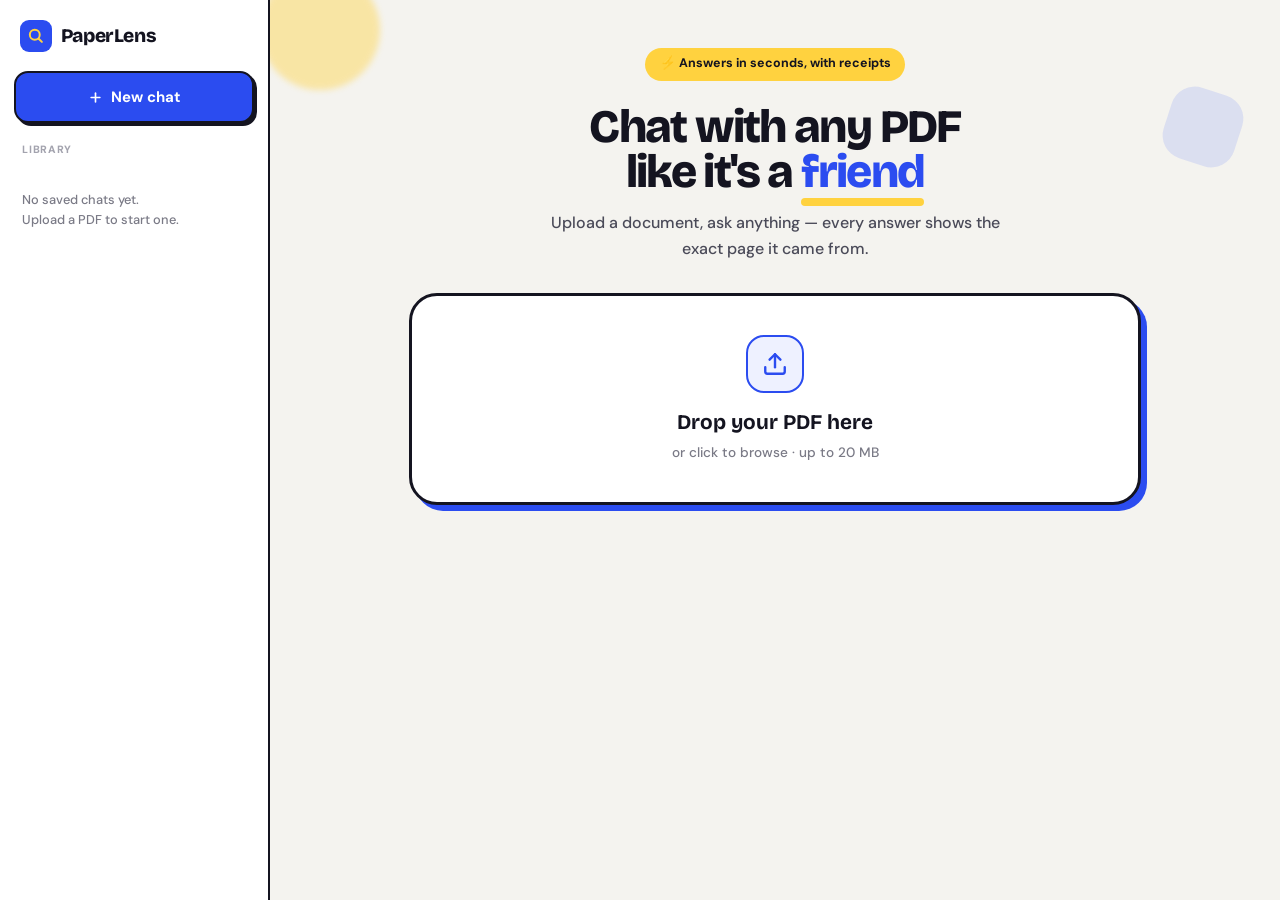
<file: static/index.html>
<!DOCTYPE html>
<html lang="en">
<head>
  <meta charset="UTF-8">
  <meta name="viewport" content="width=device-width, initial-scale=1.0">
  <title>PaperLens — chat with any PDF</title>
  <link rel="preconnect" href="https://fonts.googleapis.com">
  <link rel="preconnect" href="https://fonts.gstatic.com" crossorigin>
  <link href="https://fonts.googleapis.com/css2?family=Bricolage+Grotesque:opsz,wght@12..96,500;12..96,600;12..96,700;12..96,800&family=DM+Sans:wght@400;500;600;700&display=swap" rel="stylesheet">
  <link rel="stylesheet" href="style.css?v=2">
</head>
<body>
  <button id="sidebar-toggle" aria-label="Toggle chat list" aria-expanded="false">
    <svg viewBox="0 0 24 24" fill="none" stroke="currentColor" stroke-width="2.4"
         stroke-linecap="round" aria-hidden="true">
      <line x1="4" y1="7" x2="20" y2="7"/>
      <line x1="4" y1="12" x2="20" y2="12"/>
      <line x1="4" y1="17" x2="20" y2="17"/>
    </svg>
  </button>

  <div class="shell">
    <aside id="sidebar">
      <div class="brand">
        <span class="brand-mark" aria-hidden="true">
          <svg viewBox="0 0 24 24" fill="none" stroke="#ffd23f" stroke-width="2.8"
               stroke-linecap="round" stroke-linejoin="round">
            <circle cx="11" cy="11" r="7"/><line x1="21" y1="21" x2="16.5" y2="16.5"/>
          </svg>
        </span>
        <span class="brand-name">PaperLens</span>
      </div>

      <button id="new-chat-btn">
        <svg viewBox="0 0 24 24" fill="none" stroke="currentColor" stroke-width="2.6"
             stroke-linecap="round" aria-hidden="true">
          <line x1="12" y1="5" x2="12" y2="19"/>
          <line x1="5" y1="12" x2="19" y2="12"/>
        </svg>
        New chat
      </button>

      <div id="library-search" hidden>
        <svg viewBox="0 0 24 24" fill="none" stroke="currentColor" stroke-width="2.2"
             stroke-linecap="round" aria-hidden="true">
          <circle cx="11" cy="11" r="7"/><line x1="21" y1="21" x2="16.5" y2="16.5"/>
        </svg>
        <input type="text" id="search-input" placeholder="Search library…" aria-label="Search library">
      </div>

      <p class="sidebar-heading">Library</p>
      <nav id="chat-list" aria-label="Saved chats"></nav>
      <p id="sidebar-empty" hidden>No saved chats yet.<br>Upload a PDF to start one.</p>
      <p id="search-empty" hidden>No chats match your search.</p>
    </aside>
    <div id="scrim" hidden></div>

  <div id="drag-overlay" hidden aria-hidden="true">
    <div class="drag-card">
      <svg viewBox="0 0 24 24" fill="none" stroke="currentColor" stroke-width="2.2"
           stroke-linecap="round" stroke-linejoin="round">
        <path d="M21 15v4a2 2 0 0 1-2 2H5a2 2 0 0 1-2-2v-4"/>
        <polyline points="17 8 12 3 7 8"/>
        <line x1="12" y1="3" x2="12" y2="15"/>
      </svg>
      <strong>Drop it anywhere</strong>
      <span>Release to start a new chat</span>
    </div>
  </div>

    <main>
      <span class="blob blob-1" aria-hidden="true"></span>
      <span class="blob blob-2" aria-hidden="true"></span>
      <div class="app">
        <header>
          <span class="eyebrow">⚡ Answers in seconds, with receipts</span>
          <h1 class="headline">Chat with any PDF<br>like it's a <span class="hl">friend</span></h1>
          <p class="tagline">Upload a document, ask anything — every answer shows the exact page it came from.</p>
        </header>

        <section id="upload-panel">
          <label id="drop-zone" for="pdf-input">
            <span class="drop-badge" aria-hidden="true">
              <svg class="icon icon-upload" viewBox="0 0 24 24" fill="none" stroke="currentColor"
                   stroke-width="2.2" stroke-linecap="round" stroke-linejoin="round">
                <path d="M21 15v4a2 2 0 0 1-2 2H5a2 2 0 0 1-2-2v-4"/>
                <polyline points="17 8 12 3 7 8"/>
                <line x1="12" y1="3" x2="12" y2="15"/>
              </svg>
              <svg class="icon icon-file" viewBox="0 0 24 24" fill="none" stroke="currentColor"
                   stroke-width="2" stroke-linecap="round" stroke-linejoin="round">
                <path d="M14 2H6a2 2 0 0 0-2 2v16a2 2 0 0 0 2 2h12a2 2 0 0 0 2-2V8z"/>
                <polyline points="14 2 14 8 20 8"/>
              </svg>
            </span>
            <span class="drop-text">
              <strong id="upload-label">Drop your PDF here</strong>
              <span id="upload-status">or click to browse · up to 20 MB</span>
            </span>
          </label>
          <input type="file" id="pdf-input" accept="application/pdf,.pdf" hidden>
        </section>

        <section id="chat-panel" hidden>
          <div id="starter" hidden>
            <p class="starter-heading">Try asking…</p>
            <div class="starter-chips">
              <button type="button" class="starter-chip">Summarize this in three points</button>
              <button type="button" class="starter-chip">What are the key findings?</button>
              <button type="button" class="starter-chip">Explain it like I'm five</button>
              <button type="button" class="starter-chip">What should I be cautious about?</button>
            </div>
          </div>
          <div id="messages" aria-live="polite"></div>
          <form id="ask-form" autocomplete="off">
            <input type="text" id="question" placeholder="Ask a question about the document…"
                   maxlength="1000" required>
            <button type="submit" id="ask-btn" aria-label="Ask">
              <svg class="btn-arrow" viewBox="0 0 24 24" fill="none" stroke="currentColor"
                   stroke-width="2.4" stroke-linecap="round" stroke-linejoin="round" aria-hidden="true">
                <line x1="5" y1="12" x2="19" y2="12"/>
                <polyline points="12 5 19 12 12 19"/>
              </svg>
              <span class="spinner" aria-hidden="true"></span>
            </button>
          </form>
        </section>
      </div>
    </main>
  </div>
  <!-- Vendored (not CDN) so answers still render if the network/CDN is down. -->
  <script src="vendor/marked.min.js?v=1"></script>
  <script src="app.js?v=2"></script>
</body>
</html>
</file>
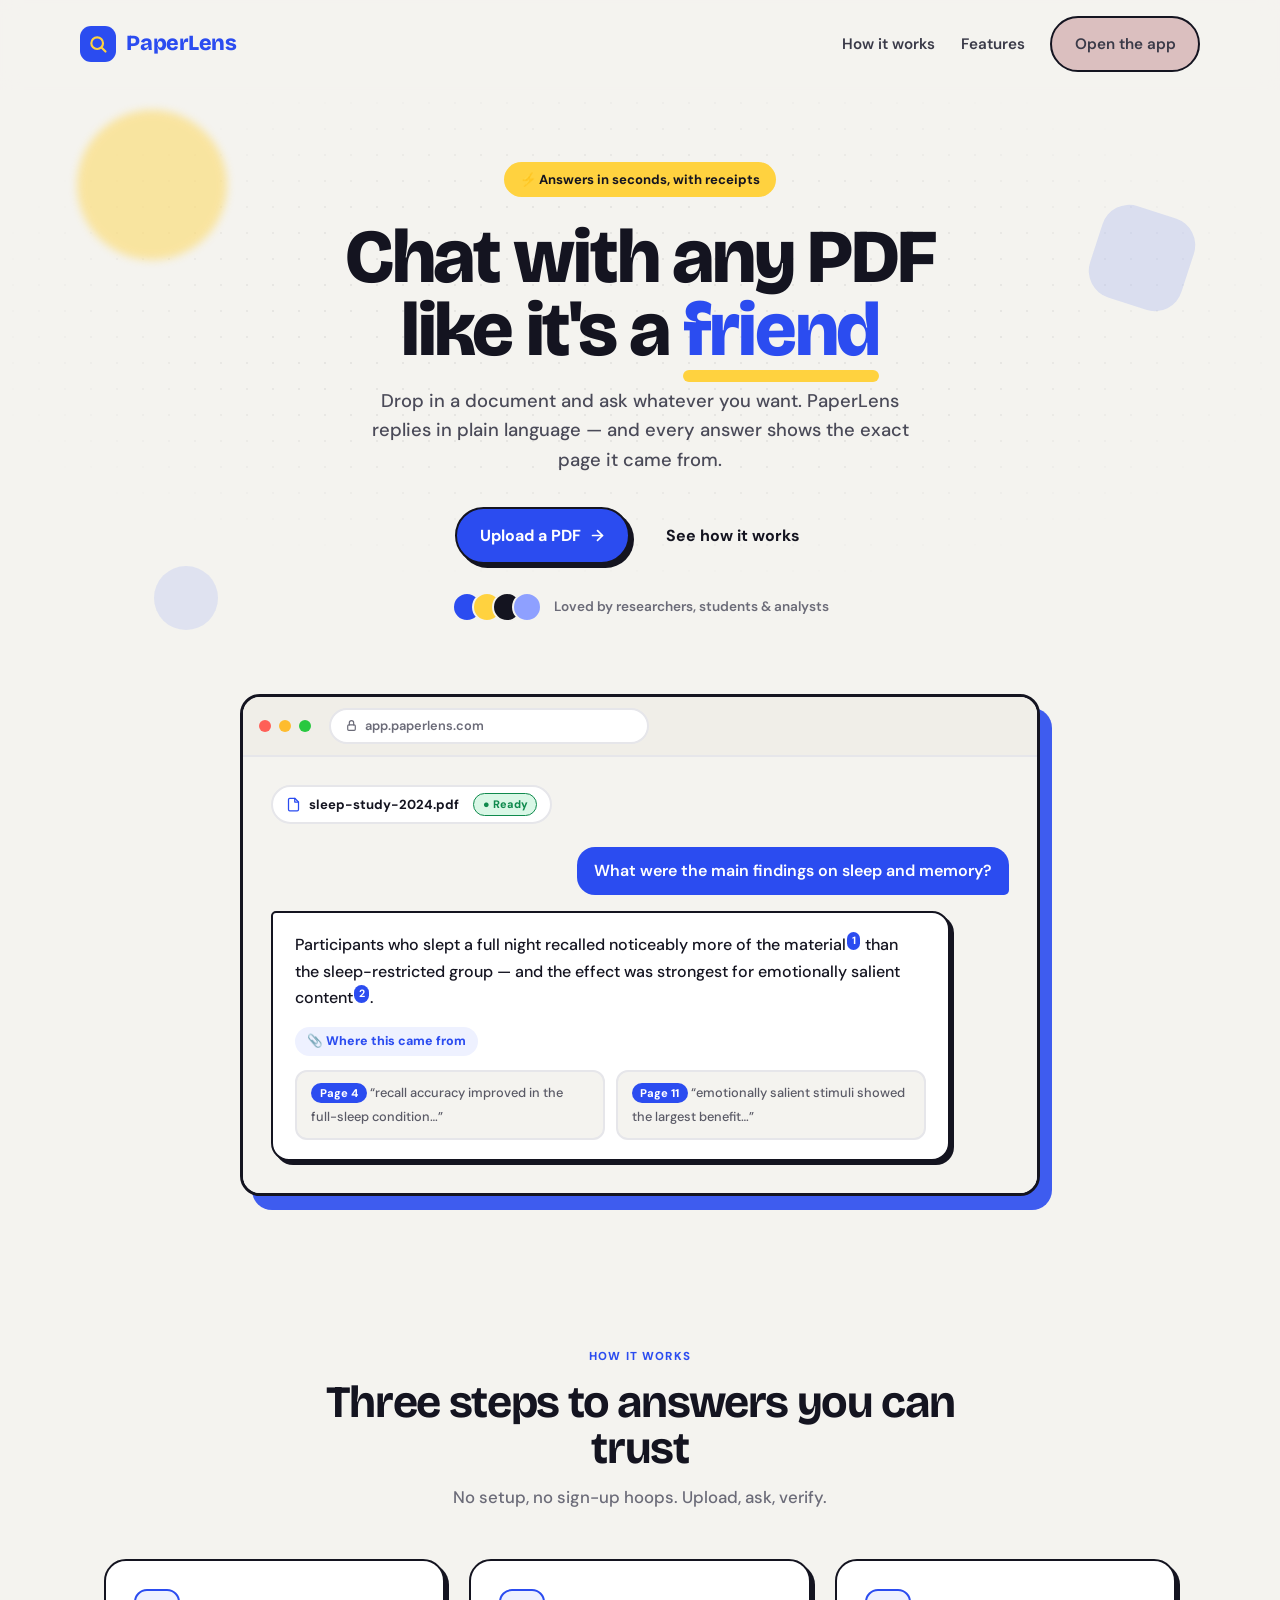
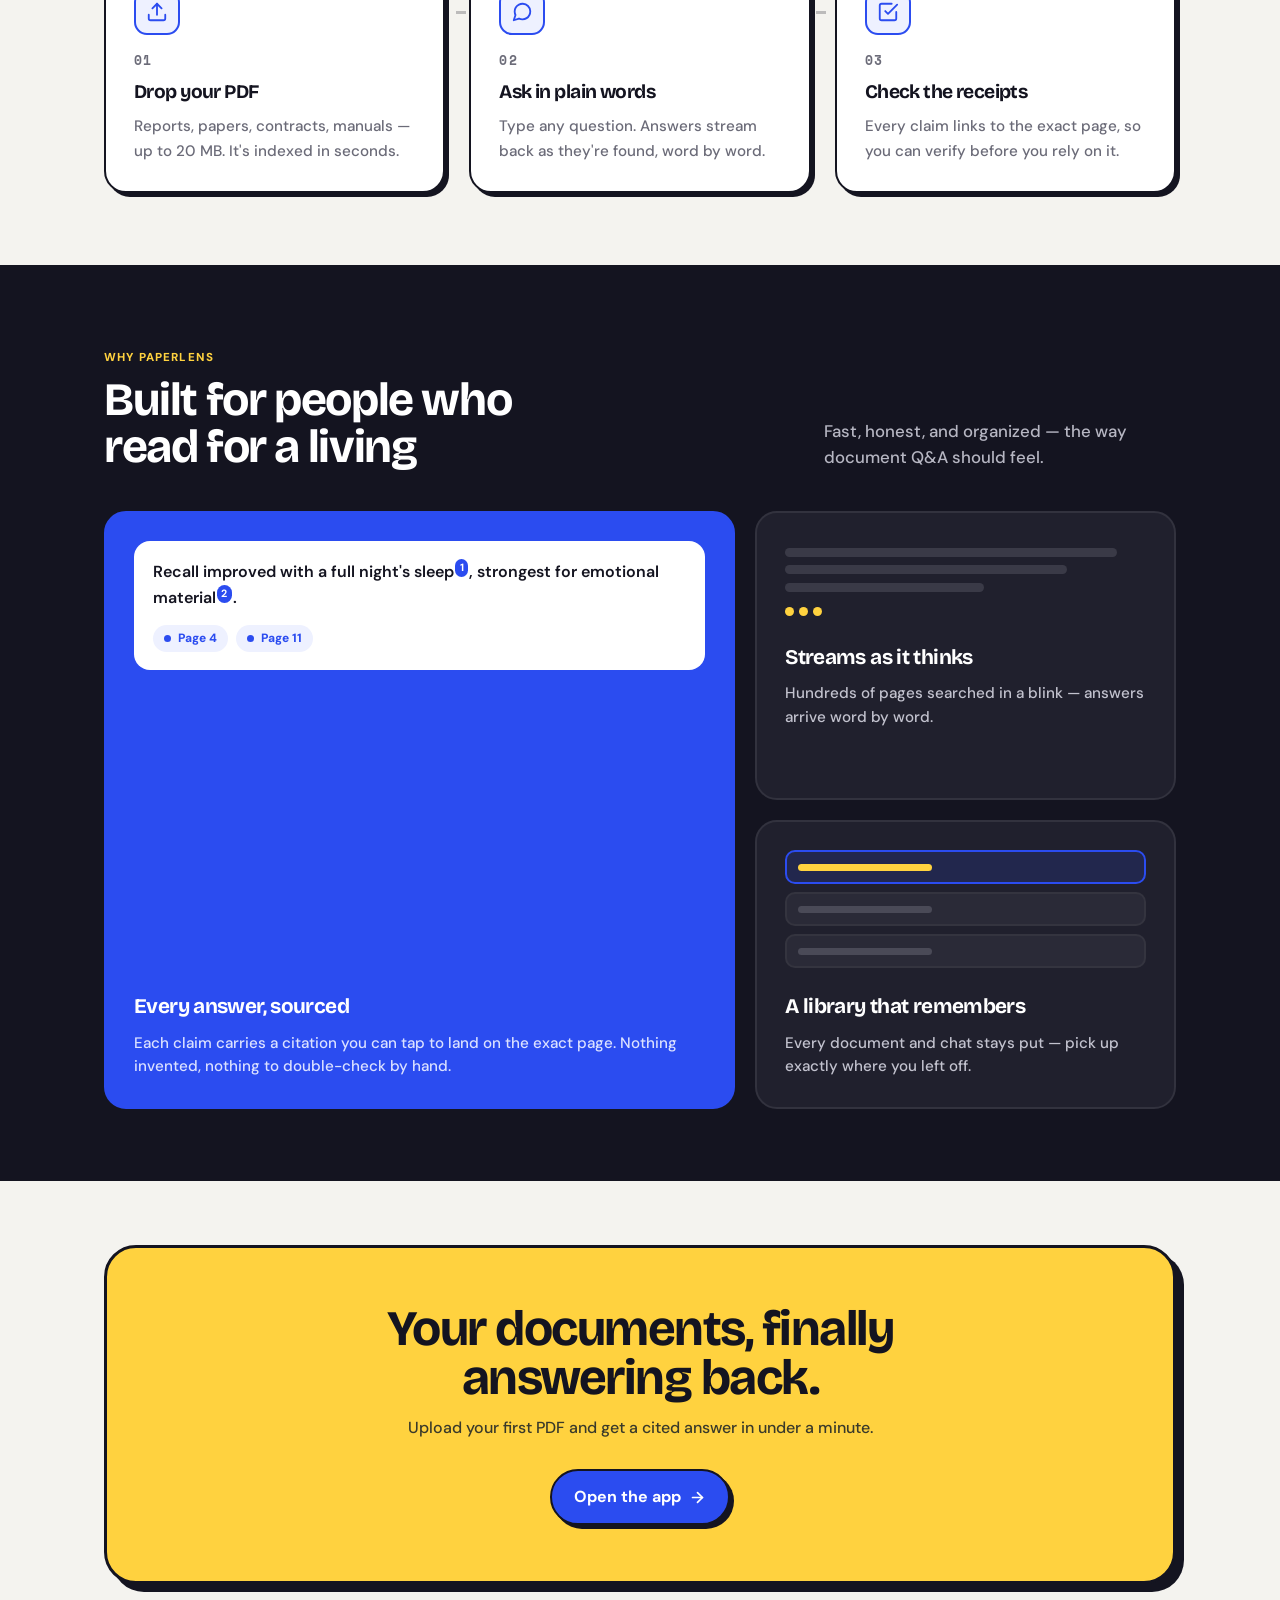
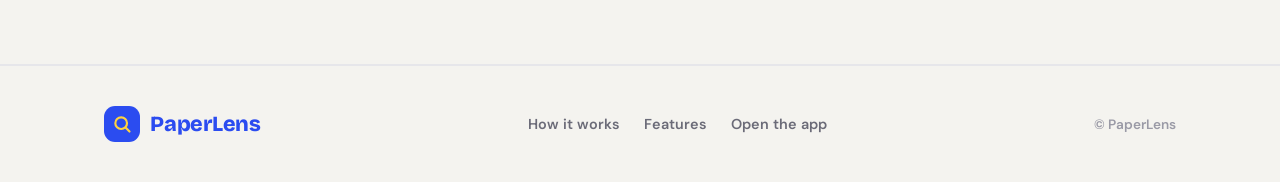
<file: static/landing.html>
<!DOCTYPE html>
<html lang="en">
<head>
  <meta charset="UTF-8">
  <meta name="viewport" content="width=device-width, initial-scale=1.0">
  <title>PaperLens — chat with any PDF like it's a friend</title>
  <meta name="description" content="Upload any PDF and ask it anything. PaperLens answers in plain language and shows the exact page every answer came from.">
  <link rel="preconnect" href="https://fonts.googleapis.com">
  <link rel="preconnect" href="https://fonts.gstatic.com" crossorigin>
  <link href="https://fonts.googleapis.com/css2?family=Bricolage+Grotesque:opsz,wght@12..96,500;12..96,600;12..96,700;12..96,800&family=DM+Sans:wght@400;500;600;700&family=Space+Mono:wght@400;700&display=swap" rel="stylesheet">
  <link rel="stylesheet" href="landing.css?v=1">
</head>
<body>

  <nav class="top" id="topnav">
    <div class="wrap nav-inner">
      <a class="brand" href="landing.html" aria-label="PaperLens home">
        <span class="brand-mark" aria-hidden="true">
          <svg viewBox="0 0 24 24" fill="none" stroke="#ffd23f" stroke-width="2.6" stroke-linecap="round" stroke-linejoin="round">
            <circle cx="11" cy="11" r="7"/><line x1="21" y1="21" x2="16.5" y2="16.5"/>
          </svg>
        </span>
        <span class="brand-name">PaperLens</span>
      </a>
      <div class="nav-links">
        <a class="nav-hide" href="#how">How it works</a>
        <a class="nav-hide" href="#features">Features</a>
        <a class="btn btn-dark" href="/app">Open the app</a>
      </div>
    </div>
  </nav>

  <!-- ===================== HERO ===================== -->
  <header class="hero">
    <span class="blob blob-1" aria-hidden="true"></span>
    <span class="blob blob-2" aria-hidden="true"></span>
    <span class="blob blob-3" aria-hidden="true"></span>
    <div class="wrap hero-inner">
      <span class="eyebrow">⚡ Answers in seconds, with receipts</span>
      <h1>Chat with any PDF like it's a <span class="hl">friend</span></h1>
      <p class="sub">Drop in a document and ask whatever you want. PaperLens replies in plain language — and every answer shows the exact page it came from.</p>
      <div class="hero-cta">
        <a class="btn btn-primary" href="/app">
          Upload a PDF
          <svg viewBox="0 0 24 24" fill="none" stroke="currentColor" stroke-width="2.4" stroke-linecap="round" stroke-linejoin="round" aria-hidden="true">
            <line x1="5" y1="12" x2="19" y2="12"/><polyline points="12 5 19 12 12 19"/>
          </svg>
        </a>
        <a class="btn btn-ghost" href="#how">See how it works</a>
      </div>
      <div class="trust">
        <span class="avatars" aria-hidden="true">
          <span style="background:#2b4cf0"></span>
          <span style="background:#ffd23f"></span>
          <span style="background:#141420"></span>
          <span style="background:#8ea0ff"></span>
        </span>
        <small>Loved by researchers, students &amp; analysts</small>
      </div>
    </div>
  </header>

  <!-- ===================== PRODUCT PEEK ===================== -->
  <section class="peek">
    <div class="wrap">
      <div class="browser">
        <div class="browser-bar" aria-hidden="true">
          <span class="tl tl-r"></span><span class="tl tl-y"></span><span class="tl tl-g"></span>
          <span class="urlbar">
            <svg viewBox="0 0 24 24" fill="none" stroke="currentColor" stroke-width="2.2" stroke-linecap="round" stroke-linejoin="round"><rect x="5" y="11" width="14" height="10" rx="2"/><path d="M8 11V7a4 4 0 0 1 8 0v4"/></svg>
            app.paperlens.com
          </span>
        </div>
        <div class="browser-body">
          <div class="mini-doc" aria-hidden="true">
            <svg viewBox="0 0 24 24" fill="none" stroke="#2b4cf0" stroke-width="2" stroke-linecap="round" stroke-linejoin="round"><path d="M14 2H6a2 2 0 0 0-2 2v16a2 2 0 0 0 2 2h12a2 2 0 0 0 2-2V8z"/><polyline points="14 2 14 8 20 8"/></svg>
            <span>sleep-study-2024.pdf</span>
            <em>● Ready</em>
          </div>
          <div class="mchat-q">What were the main findings on sleep and memory?</div>
          <div class="mchat-a">
            <p>Participants who slept a full night recalled noticeably more of the material<span class="cite">1</span> than the sleep-restricted group — and the effect was strongest for emotionally salient content<span class="cite">2</span>.</p>
            <span class="srcpill">📎 Where this came from</span>
            <div class="msrc">
              <div class="msrc-card"><span class="pg">Page 4</span> “recall accuracy improved in the full-sleep condition…”</div>
              <div class="msrc-card"><span class="pg">Page 11</span> “emotionally salient stimuli showed the largest benefit…”</div>
            </div>
          </div>
        </div>
      </div>
    </div>
  </section>

  <!-- ===================== HOW IT WORKS ===================== -->
  <section class="band" id="how">
    <div class="wrap">
      <div class="section-head">
        <p class="kicker">How it works</p>
        <h2>Three steps to answers you can trust</h2>
        <p>No setup, no sign-up hoops. Upload, ask, verify.</p>
      </div>
      <div class="steps">
        <div class="step">
          <div class="step-icon" aria-hidden="true">
            <svg viewBox="0 0 24 24" fill="none" stroke="currentColor" stroke-width="2" stroke-linecap="round" stroke-linejoin="round"><path d="M21 15v4a2 2 0 0 1-2 2H5a2 2 0 0 1-2-2v-4"/><polyline points="17 8 12 3 7 8"/><line x1="12" y1="3" x2="12" y2="15"/></svg>
          </div>
          <div class="step-num">01</div>
          <h3>Drop your PDF</h3>
          <p>Reports, papers, contracts, manuals — up to 20 MB. It's indexed in seconds.</p>
        </div>
        <div class="step">
          <div class="step-icon" aria-hidden="true">
            <svg viewBox="0 0 24 24" fill="none" stroke="currentColor" stroke-width="2" stroke-linecap="round" stroke-linejoin="round"><path d="M21 11.5a8.38 8.38 0 0 1-.9 3.8 8.5 8.5 0 0 1-7.6 4.7 8.38 8.38 0 0 1-3.8-.9L3 21l1.9-5.7a8.38 8.38 0 0 1-.9-3.8 8.5 8.5 0 0 1 4.7-7.6 8.38 8.38 0 0 1 3.8-.9h.5a8.48 8.48 0 0 1 8 8v.5z"/></svg>
          </div>
          <div class="step-num">02</div>
          <h3>Ask in plain words</h3>
          <p>Type any question. Answers stream back as they're found, word by word.</p>
        </div>
        <div class="step">
          <div class="step-icon" aria-hidden="true">
            <svg viewBox="0 0 24 24" fill="none" stroke="currentColor" stroke-width="2" stroke-linecap="round" stroke-linejoin="round"><path d="M9 11l3 3L22 4"/><path d="M21 12v7a2 2 0 0 1-2 2H5a2 2 0 0 1-2-2V5a2 2 0 0 1 2-2h11"/></svg>
          </div>
          <div class="step-num">03</div>
          <h3>Check the receipts</h3>
          <p>Every claim links to the exact page, so you can verify before you rely on it.</p>
        </div>
      </div>
    </div>
  </section>

  <!-- ===================== FEATURES ===================== -->
  <section class="band feature-band" id="features">
    <div class="wrap">
      <div class="feat-head">
        <div>
          <p class="kicker">Why PaperLens</p>
          <h2>Built for people who<br>read for a living</h2>
        </div>
        <p class="feat-lead">Fast, honest, and organized — the way document&nbsp;Q&amp;A should feel.</p>
      </div>

      <div class="bento">
        <article class="bento-card lead">
          <div class="demo">
            <p class="demo-line">Recall improved with a full night's sleep<span class="cite">1</span>, strongest for emotional material<span class="cite">2</span>.</p>
            <div class="demo-chips">
              <span class="chip"><i></i>Page 4</span>
              <span class="chip"><i></i>Page 11</span>
            </div>
          </div>
          <div class="bento-text">
            <h3>Every answer, sourced</h3>
            <p>Each claim carries a citation you can tap to land on the exact page. Nothing invented, nothing to double-check by hand.</p>
          </div>
        </article>

        <article class="bento-card">
          <div class="viz-stream" aria-hidden="true">
            <span class="bar"></span><span class="bar"></span><span class="bar"></span>
            <span class="dots"><i></i><i></i><i></i></span>
          </div>
          <div class="bento-text">
            <h3>Streams as it thinks</h3>
            <p>Hundreds of pages searched in a blink — answers arrive word by word.</p>
          </div>
        </article>

        <article class="bento-card">
          <div class="viz-lib" aria-hidden="true">
            <span class="doc active"><i></i></span>
            <span class="doc"><i></i></span>
            <span class="doc"><i></i></span>
          </div>
          <div class="bento-text">
            <h3>A library that remembers</h3>
            <p>Every document and chat stays put — pick up exactly where you left off.</p>
          </div>
        </article>
      </div>
    </div>
  </section>

  <!-- ===================== FINAL CTA ===================== -->
  <section class="cta-band">
    <div class="wrap">
      <div class="cta-box">
        <h2>Your documents, finally<br>answering back.</h2>
        <p>Upload your first PDF and get a cited answer in under a minute.</p>
        <a class="btn btn-primary" href="/app">
          Open the app
          <svg viewBox="0 0 24 24" fill="none" stroke="currentColor" stroke-width="2.4" stroke-linecap="round" stroke-linejoin="round" aria-hidden="true">
            <line x1="5" y1="12" x2="19" y2="12"/><polyline points="12 5 19 12 12 19"/>
          </svg>
        </a>
      </div>
    </div>
  </section>

  <!-- ===================== FOOTER ===================== -->
  <footer>
    <div class="wrap foot-inner">
      <a class="brand" href="landing.html" aria-label="PaperLens home">
        <span class="brand-mark" aria-hidden="true">
          <svg viewBox="0 0 24 24" fill="none" stroke="#ffd23f" stroke-width="2.6" stroke-linecap="round" stroke-linejoin="round">
            <circle cx="11" cy="11" r="7"/><line x1="21" y1="21" x2="16.5" y2="16.5"/>
          </svg>
        </span>
        <span class="brand-name">PaperLens</span>
      </a>
      <div class="foot-links">
        <a href="#how">How it works</a>
        <a href="#features">Features</a>
        <a href="/app">Open the app</a>
      </div>
      <span class="foot-copy">© PaperLens</span>
    </div>
  </footer>

  <script>
    // Subtle border on the sticky nav once the hero scrolls under it.
    const topnav = document.getElementById("topnav");
    const onScroll = () => topnav.classList.toggle("scrolled", window.scrollY > 8);
    window.addEventListener("scroll", onScroll, { passive: true });
    onScroll();
  </script>
</body>
</html>
</file>
<file: static/style.css>
/* PaperLens — "Bright & chunky" redesign.
   Cobalt + sunny yellow, bold grotesque, thick outlines & offset shadows. */

:root {
  --accent: #2b4cf0;
  --accent-hover: #1c37c0;
  --accent-soft: #eef1ff;
  --accent-ink: #2b4cf0;

  --sun: #ffd23f;
  --page: #f4f3ef;
  --card: #ffffff;
  --ink: #141420;
  --muted: #7a7a86;
  --border: #e6e6ea;
  --line: #141420;          /* thick structural border */

  --ok-bg: #d9f7e6;
  --ok-ink: #0f8a4d;
  --danger: #e0342b;

  --radius: 22px;
  --radius-sm: 14px;
  --shadow: 3px 3px 0 var(--line);
  --shadow-lg: 6px 6px 0 var(--accent);
  --ease: 0.16s ease;
  --sidebar-w: 270px;
}

* { box-sizing: border-box; }
html { -webkit-text-size-adjust: 100%; }
[hidden] { display: none !important; }

body {
  margin: 0;
  font-family: "DM Sans", -apple-system, BlinkMacSystemFont, "Segoe UI", sans-serif;
  background: var(--page);
  color: var(--ink);
  line-height: 1.6;
  font-size: 15px;
  font-weight: 500;
  -webkit-font-smoothing: antialiased;
}

a { color: var(--accent); }
a:hover { color: var(--accent-hover); }

/* ---------- Shell ---------- */

.shell { display: flex; min-height: 100vh; }
main { flex: 1; min-width: 0; }

.app {
  max-width: 780px;
  margin: 0 auto;
  padding: 3rem 1.5rem 5rem;
  position: relative;
  z-index: 1;
}

/* ---------- Sidebar ---------- */

#sidebar {
  width: var(--sidebar-w);
  flex-shrink: 0;
  display: flex;
  flex-direction: column;
  gap: 1rem;
  padding: 1.15rem 0.9rem;
  background: var(--card);
  border-right: 2px solid var(--line);
  position: sticky;
  top: 0;
  height: 100vh;
  overflow-y: auto;
}

.brand {
  display: flex;
  align-items: center;
  gap: 0.55rem;
  padding: 0.1rem 0.35rem 0.2rem;
}
.brand-mark {
  width: 32px;
  height: 32px;
  border-radius: 9px;
  background: var(--accent);
  display: flex;
  align-items: center;
  justify-content: center;
  flex-shrink: 0;
}
.brand-mark svg { width: 17px; height: 17px; }
.brand-name {
  font-family: "Bricolage Grotesque", sans-serif;
  font-size: 1.2rem;
  font-weight: 800;
  letter-spacing: -0.02em;
}

#new-chat-btn {
  display: flex;
  align-items: center;
  justify-content: center;
  gap: 0.5rem;
  width: 100%;
  padding: 0.75rem 1rem;
  font: inherit;
  font-weight: 700;
  color: #fff;
  background: var(--accent);
  border: 2px solid var(--line);
  border-radius: var(--radius-sm);
  box-shadow: var(--shadow);
  cursor: pointer;
  transition: transform var(--ease), box-shadow var(--ease), background var(--ease);
}
#new-chat-btn:hover { background: var(--accent-hover); }
#new-chat-btn:active { transform: translate(3px, 3px); box-shadow: 0 0 0 var(--line); }
#new-chat-btn svg { width: 15px; height: 15px; }

.sidebar-heading {
  margin: 0.15rem 0.5rem -0.25rem;
  font-size: 0.66rem;
  font-weight: 800;
  letter-spacing: 0.06em;
  text-transform: uppercase;
  color: #a3a3ae;
}

#chat-list { display: flex; flex-direction: column; gap: 0.55rem; }

.chat-item {
  display: flex;
  align-items: center;
  gap: 0.35rem;
  padding: 0.7rem 0.75rem;
  border-radius: var(--radius-sm);
  cursor: pointer;
  border: 2px solid var(--border);
  transition: border-color var(--ease), background var(--ease);
}
.chat-item:hover { border-color: #cdcdd6; }
.chat-item.active {
  background: var(--accent-soft);
  border-color: var(--accent);
}

.chat-item-main { flex: 1; min-width: 0; }

.chat-title {
  font-weight: 700;
  font-size: 0.85rem;
  color: var(--ink);
  white-space: nowrap;
  overflow: hidden;
  text-overflow: ellipsis;
}

.chat-meta {
  font-size: 0.72rem;
  font-weight: 500;
  color: var(--muted);
  white-space: nowrap;
  overflow: hidden;
  text-overflow: ellipsis;
  margin-top: 2px;
}

.chat-actions {
  flex-shrink: 0;
  display: flex;
  gap: 0.15rem;
}
.chat-action {
  display: inline-flex;
  align-items: center;
  justify-content: center;
  width: 28px;
  height: 28px;
  padding: 0;
  background: transparent;
  border: 0;
  border-radius: 8px;
  color: var(--muted);
  cursor: pointer;
  opacity: 0;
  transition: opacity var(--ease), color var(--ease), background var(--ease);
}
.chat-item:hover .chat-action,
.chat-item.active .chat-action { opacity: 1; }
.chat-action:hover { background: rgba(20, 20, 32, 0.07); color: var(--ink); }
.chat-delete:hover { color: var(--danger); background: rgba(224, 52, 43, 0.1); }
.chat-action svg { width: 15px; height: 15px; }

.chat-rename {
  width: 100%;
  font: inherit;
  font-weight: 700;
  font-size: 0.85rem;
  color: var(--ink);
  padding: 0.15rem 0.4rem;
  border: 2px solid var(--accent);
  border-radius: 8px;
  background: #fff;
}
.chat-rename:focus { outline: none; }

/* Library search */
#library-search {
  display: flex;
  align-items: center;
  gap: 0.5rem;
  padding: 0 0.65rem;
  background: var(--page);
  border: 2px solid var(--border);
  border-radius: var(--radius-sm);
  color: var(--muted);
}
#library-search:focus-within { border-color: var(--accent); }
#library-search svg { width: 15px; height: 15px; flex-shrink: 0; }
#search-input {
  flex: 1;
  min-width: 0;
  font: inherit;
  font-size: 0.85rem;
  font-weight: 500;
  color: var(--ink);
  border: 0;
  background: transparent;
  padding: 0.55rem 0;
}
#search-input:focus { outline: none; }
#search-input::placeholder { color: #a3a3ae; }

#search-empty {
  margin: 0.25rem 0.5rem;
  font-size: 0.8rem;
  color: var(--muted);
}

#sidebar-empty {
  margin: 0.25rem 0.5rem;
  font-size: 0.8rem;
  color: var(--muted);
  line-height: 1.5;
}

/* Hamburger — mobile only */
#sidebar-toggle {
  display: none;
  position: fixed;
  top: 0.9rem;
  left: 0.9rem;
  z-index: 40;
  width: 42px;
  height: 42px;
  align-items: center;
  justify-content: center;
  background: var(--card);
  border: 2px solid var(--line);
  border-radius: var(--radius-sm);
  box-shadow: var(--shadow);
  color: var(--ink);
  cursor: pointer;
}
#sidebar-toggle:active { transform: translate(3px, 3px); box-shadow: 0 0 0 var(--line); }
#sidebar-toggle svg { width: 19px; height: 19px; }

#scrim {
  position: fixed;
  inset: 0;
  z-index: 25;
  background: rgba(20, 20, 32, 0.45);
}

/* ---------- Drag-anywhere overlay ---------- */

#drag-overlay {
  position: fixed;
  inset: 0;
  z-index: 60;
  display: flex;
  align-items: center;
  justify-content: center;
  padding: 1.5rem;
  background: rgba(20, 20, 32, 0.55);
  backdrop-filter: blur(2px);
}
.drag-card {
  display: flex;
  flex-direction: column;
  align-items: center;
  gap: 0.5rem;
  text-align: center;
  padding: 2.6rem 3rem;
  background: var(--card);
  border: 3px dashed var(--accent);
  border-radius: 28px;
  box-shadow: 8px 8px 0 var(--sun);
  color: var(--ink);
  pointer-events: none;
}
.drag-card svg { width: 42px; height: 42px; color: var(--accent); margin-bottom: 0.25rem; }
.drag-card strong {
  font-family: "Bricolage Grotesque", sans-serif;
  font-size: 1.5rem;
  font-weight: 700;
}
.drag-card span { font-size: 0.9rem; color: var(--muted); font-weight: 500; }

/* ---------- Header ---------- */

main { position: relative; overflow: hidden; }

.blob {
  position: absolute;
  z-index: 0;
  pointer-events: none;
}
.blob-1 {
  top: -30px;
  left: -10px;
  width: 120px;
  height: 120px;
  border-radius: 50%;
  background: var(--sun);
  opacity: 0.42;
  filter: blur(3px);
}
.blob-2 {
  top: 90px;
  right: 4%;
  width: 74px;
  height: 74px;
  border-radius: 24px;
  background: var(--accent);
  opacity: 0.12;
  transform: rotate(18deg);
}
@media (max-width: 640px) { .blob { display: none; } }

header {
  text-align: center;
  margin-bottom: 2rem;
  position: relative;
  z-index: 1;
}

.eyebrow {
  display: inline-flex;
  align-items: center;
  gap: 0.4rem;
  white-space: nowrap;
  padding: 0.4rem 0.9rem;
  margin-bottom: 1rem;
  background: var(--sun);
  border-radius: 999px;
  font-size: 0.78rem;
  font-weight: 700;
  color: var(--ink);
}

.headline {
  font-family: "Bricolage Grotesque", sans-serif;
  font-size: 2.9rem;
  line-height: 0.98;
  font-weight: 800;
  letter-spacing: -0.035em;
  margin: 0.5rem 0 0.9rem;
}
.hl {
  position: relative;
  isolation: isolate;
  color: var(--accent);
  white-space: nowrap;
}
.hl::after {
  content: "";
  position: absolute;
  left: 0;
  right: 0;
  bottom: -6px;
  height: 8px;
  border-radius: 999px;
  background: var(--sun);
  z-index: -1;
}

.tagline {
  margin: 0 auto;
  max-width: 30rem;
  color: #4a4a58;
  font-size: 1rem;
  font-weight: 500;
}

/* ---------- Upload ---------- */

#upload-panel { transition: all var(--ease); }

#drop-zone {
  display: flex;
  flex-direction: column;
  align-items: center;
  gap: 0.85rem;
  padding: 2.4rem 1.25rem;
  background: var(--card);
  border: 3px solid var(--line);
  border-radius: 28px;
  box-shadow: var(--shadow-lg);
  cursor: pointer;
  text-align: center;
  color: var(--muted);
  transition: transform var(--ease), box-shadow var(--ease), border-color var(--ease);
}
#drop-zone:hover { transform: translate(-2px, -2px); box-shadow: 8px 8px 0 var(--accent); }
#drop-zone.dragover {
  border-color: var(--accent);
  box-shadow: 8px 8px 0 var(--accent);
}

.drop-badge {
  width: 58px;
  height: 58px;
  border-radius: 18px;
  background: var(--accent-soft);
  border: 2px solid var(--accent);
  display: flex;
  align-items: center;
  justify-content: center;
  color: var(--accent);
}
.icon { width: 26px; height: 26px; }
.icon-file { display: none; }

.drop-text { display: flex; flex-direction: column; gap: 0.15rem; min-width: 0; }
#upload-label {
  font-family: "Bricolage Grotesque", sans-serif;
  color: var(--ink);
  font-weight: 700;
  font-size: 1.3rem;
}
#upload-status { font-size: 0.85rem; font-weight: 500; }

/* Collapsed "file chip" after a successful upload / restore */
#drop-zone.done {
  flex-direction: row;
  justify-content: flex-start;
  gap: 0.85rem;
  padding: 0.9rem 1.1rem;
  border-radius: var(--radius-sm);
  box-shadow: var(--shadow);
  text-align: left;
}
#drop-zone.done:hover { transform: translate(-2px, -2px); box-shadow: 5px 5px 0 var(--line); }
#drop-zone.done .drop-badge { width: 40px; height: 40px; border-radius: 11px; }
#drop-zone.done .icon { width: 19px; height: 19px; }
#drop-zone.done .icon-upload { display: none; }
#drop-zone.done .icon-file { display: block; }
#drop-zone.done .drop-text {
  flex-direction: row;
  align-items: center;
  gap: 0.6rem;
  flex-wrap: wrap;
}
#drop-zone.done #upload-label {
  font-family: "DM Sans", sans-serif;
  font-weight: 700;
  font-size: 0.95rem;
  overflow: hidden;
  text-overflow: ellipsis;
  white-space: nowrap;
  max-width: 100%;
}
#drop-zone.done #upload-status {
  display: inline-flex;
  align-items: center;
  gap: 0.35rem;
  padding: 0.2rem 0.6rem;
  background: var(--ok-bg);
  color: var(--ok-ink);
  border: 1.5px solid var(--ok-ink);
  border-radius: 999px;
  font-size: 0.72rem;
  font-weight: 800;
}

#drop-zone.error { border-color: var(--danger); box-shadow: 6px 6px 0 var(--danger); }
#drop-zone.error #upload-status { color: var(--danger); }

/* "Restoring document…" while re-indexing */
#drop-zone.restoring {
  pointer-events: none;
  flex-direction: row;
  justify-content: flex-start;
  gap: 0.85rem;
  padding: 0.9rem 1.1rem;
  border-radius: var(--radius-sm);
  box-shadow: var(--shadow);
  text-align: left;
}
#drop-zone.restoring #upload-label { animation: fade-pulse 1.2s ease-in-out infinite; }
@keyframes fade-pulse { 50% { opacity: 0.4; } }

/* ---------- Chat ---------- */

#chat-panel { margin-top: 1.75rem; }

/* Starter suggestions (empty chat state) */
#starter { margin-bottom: 1.5rem; }
.starter-heading {
  margin: 0 0 0.7rem;
  font-size: 0.7rem;
  font-weight: 800;
  letter-spacing: 0.06em;
  text-transform: uppercase;
  color: #a3a3ae;
}
.starter-chips {
  display: flex;
  flex-wrap: wrap;
  gap: 0.55rem;
}
.starter-chip {
  font: inherit;
  font-size: 0.85rem;
  font-weight: 600;
  color: var(--ink);
  padding: 0.5rem 0.95rem;
  background: var(--card);
  border: 2px solid var(--line);
  border-radius: 999px;
  box-shadow: 2px 2px 0 var(--line);
  cursor: pointer;
  transition: transform var(--ease), box-shadow var(--ease), background var(--ease), color var(--ease);
}
.starter-chip:hover {
  background: var(--accent);
  color: #fff;
  transform: translate(-1px, -1px);
  box-shadow: 3px 3px 0 var(--line);
}
.starter-chip:active { transform: translate(2px, 2px); box-shadow: 0 0 0 var(--line); }

#messages {
  display: flex;
  flex-direction: column;
  gap: 1.35rem;
  margin-bottom: 1.35rem;
}

.msg {
  max-width: 88%;
  overflow-wrap: break-word;
  animation: rise 0.22s ease;
}
@keyframes rise {
  from { opacity: 0; transform: translateY(6px); }
  to { opacity: 1; transform: none; }
}

.msg.user {
  align-self: flex-end;
  background: var(--accent);
  color: #fff;
  padding: 0.75rem 1.05rem;
  border-radius: 18px 18px 5px 18px;
  font-weight: 600;
}

.msg.assistant {
  align-self: flex-start;
  width: 100%;
  max-width: 100%;
  background: var(--card);
  border: 2px solid var(--line);
  border-radius: 5px 18px 18px 18px;
  box-shadow: 4px 4px 0 var(--line);
  padding: 1.15rem 1.25rem;
}

.answer { line-height: 1.7; }

/* Fallback path only (marked failed to load): preserve the model's newlines. */
.answer .md-plain { white-space: pre-wrap; }

/* ---------- Rendered Markdown inside answers ---------- */

/* Collapse outer margins so a single-paragraph answer sits flush in the card. */
.answer > :first-child { margin-top: 0; }
.answer > :last-child { margin-bottom: 0; }

.answer p { margin: 0 0 0.85em; }

.answer strong, .answer b { font-weight: 700; color: var(--ink); }
.answer em, .answer i { font-style: italic; }
.answer s, .answer del { opacity: 0.7; }

.answer ul, .answer ol { margin: 0 0 0.85em; padding-left: 1.35em; }
/* Nested lists: tighter, no double gap. */
.answer li > ul, .answer li > ol { margin: 0.3em 0 0.2em; }
.answer li { margin: 0.28em 0; }
.answer li::marker { color: var(--accent); font-weight: 700; }

.answer h1, .answer h2, .answer h3,
.answer h4, .answer h5, .answer h6 {
  font-family: "Bricolage Grotesque", var(--font-body), sans-serif;
  font-weight: 700;
  line-height: 1.25;
  margin: 1.15em 0 0.5em;
}
.answer h1 { font-size: 1.3rem; }
.answer h2 { font-size: 1.18rem; }
.answer h3 { font-size: 1.06rem; }
.answer h4, .answer h5, .answer h6 { font-size: 1rem; }

.answer code {
  font-family: "Space Mono", ui-monospace, monospace;
  font-size: 0.86em;
  padding: 0.12em 0.36em;
  background: var(--surface-2, #f1f0ec);
  border: 1.5px solid var(--line, #e6e6ea);
  border-radius: 6px;
}
.answer pre {
  margin: 0 0 0.85em;
  padding: 0.85rem 1rem;
  overflow-x: auto;
  background: var(--ink);
  border-radius: 12px;
}
.answer pre code {
  padding: 0;
  border: 0;
  background: transparent;
  color: #f4f3ef;
  font-size: 0.84em;
}

.answer blockquote {
  margin: 0 0 0.85em;
  padding: 0.15em 0 0.15em 0.9em;
  border-left: 3px solid var(--accent);
  color: var(--muted);
}

.answer a { color: var(--accent); text-decoration: underline; }
.answer a:hover { text-decoration: none; }

.answer hr {
  border: 0;
  border-top: 2px dashed var(--line, #e6e6ea);
  margin: 1.1em 0;
}

.answer table {
  width: 100%;
  margin: 0 0 0.85em;
  border-collapse: collapse;
  font-size: 0.92em;
  display: block;
  overflow-x: auto; /* wide tables scroll, page never does */
}
.answer th, .answer td {
  border: 1.5px solid var(--line, #e6e6ea);
  padding: 0.4em 0.6em;
  text-align: left;
}
.answer th { background: var(--surface-2, #f1f0ec); font-weight: 700; }

/* Blinking cursor while streaming. Sits on the LAST rendered block's inline
   content, so it trails the text instead of dropping to its own line. */
.msg.assistant.streaming .answer > :last-child::after {
  content: "";
  display: inline-block;
  width: 2.5px;
  height: 1.05em;
  margin-left: 2px;
  vertical-align: text-bottom;
  background: var(--accent);
  animation: blink 1s steps(2, start) infinite;
}
@keyframes blink { 50% { opacity: 0; } }

.msg .error-text {
  color: var(--danger);
  font-size: 0.9rem;
  font-weight: 600;
  margin-top: 0.35rem;
}

/* ---------- Thinking dots ---------- */

.thinking {
  display: inline-flex;
  gap: 5px;
  align-items: center;
  padding: 0.2rem 0;
}
.thinking span {
  width: 8px;
  height: 8px;
  border-radius: 50%;
  background: var(--accent);
  animation: pulse 1.3s ease-in-out infinite;
}
.thinking span:nth-child(2) { animation-delay: 0.18s; }
.thinking span:nth-child(3) { animation-delay: 0.36s; }
@keyframes pulse {
  0%, 60%, 100% { opacity: 0.3; transform: scale(0.8); }
  30% { opacity: 1; transform: scale(1); }
}

/* ---------- Citation pills ---------- */

.cite {
  display: inline-block;
  min-width: 1.2em;
  padding: 0 0.4em;
  margin: 0 1px;
  font-size: 0.66em;
  font-weight: 700;
  line-height: 1.7;
  vertical-align: super;
  text-align: center;
  color: #fff;
  background: var(--accent);
  border-radius: 999px;
}

/* ---------- Sources ---------- */

.sources {
  margin-top: 1rem;
  padding-top: 0.95rem;
  border-top: 2px dashed var(--border);
}
.sources summary {
  cursor: pointer;
  list-style: none;
  display: inline-flex;
  align-items: center;
  gap: 0.4rem;
  padding: 0.3rem 0.75rem;
  background: var(--accent-soft);
  color: var(--accent);
  border-radius: 999px;
  font-weight: 800;
  font-size: 0.75rem;
}
.sources summary::-webkit-details-marker { display: none; }
.sources summary::before {
  content: "📎";
  font-size: 0.8rem;
}

.source {
  margin-top: 0.7rem;
  padding: 0.75rem 0.9rem;
  border: 2px solid var(--border);
  border-radius: var(--radius-sm);
  background: var(--page);
  font-size: 0.85rem;
}
.source .meta {
  display: flex;
  align-items: center;
  gap: 0.5rem;
  margin-bottom: 0.4rem;
  color: var(--muted);
  font-size: 0.75rem;
  font-weight: 700;
}
.source .page-badge {
  padding: 0.1rem 0.55rem;
  background: var(--accent);
  color: #fff;
  border-radius: 999px;
  font-weight: 800;
}
.source .match {
  display: inline-flex;
  align-items: center;
  gap: 0.3rem;
  color: var(--muted);
  font-weight: 700;
}
.source .match::before {
  content: "✓";
  color: var(--ok-ink);
  font-weight: 900;
}
.source .snippet {
  color: #5a5a66;
  line-height: 1.55;
  max-height: 7.5em;
  overflow-y: auto;
}

/* ---------- Message actions (copy / retry) ---------- */

.msg-actions {
  display: flex;
  gap: 0.4rem;
  margin-top: 0.85rem;
  padding-top: 0.7rem;
  border-top: 2px dashed var(--border);
}
.msg-action {
  display: inline-flex;
  align-items: center;
  gap: 0.35rem;
  font: inherit;
  font-size: 0.78rem;
  font-weight: 700;
  color: var(--muted);
  padding: 0.3rem 0.7rem;
  background: var(--page);
  border: 2px solid var(--border);
  border-radius: 999px;
  cursor: pointer;
  transition: color var(--ease), border-color var(--ease), background var(--ease);
}
.msg-action:hover { color: var(--ink); border-color: #cdcdd6; }
.msg-action svg { width: 14px; height: 14px; }
.msg-action.done { color: var(--ok-ink); border-color: var(--ok-ink); background: var(--ok-bg); }

/* ---------- Ask form ---------- */

#ask-form {
  display: flex;
  align-items: center;
  gap: 0.5rem;
  position: sticky;
  bottom: 1rem;
  padding: 0.4rem 0.4rem 0.4rem 1.25rem;
  background: var(--card);
  border: 2px solid var(--line);
  border-radius: 999px;
  box-shadow: var(--shadow);
  transition: box-shadow var(--ease), transform var(--ease), opacity var(--ease);
}
#ask-form:focus-within { box-shadow: 5px 5px 0 var(--accent); transform: translate(-1px, -1px); }
#ask-form.disabled { opacity: 0.55; }

#question {
  flex: 1;
  min-width: 0;
  padding: 0.6rem 0.25rem;
  font: inherit;
  font-weight: 500;
  color: var(--ink);
  border: 0;
  background: transparent;
}
#question:focus { outline: none; }
#question::placeholder { color: #a3a3ae; }
#question:disabled { cursor: not-allowed; }

#ask-btn {
  flex-shrink: 0;
  display: inline-flex;
  align-items: center;
  justify-content: center;
  width: 44px;
  height: 44px;
  padding: 0;
  color: #fff;
  background: var(--accent);
  border: 2px solid var(--line);
  border-radius: 999px;
  cursor: pointer;
  transition: background var(--ease), transform var(--ease), opacity var(--ease);
}
#ask-btn:hover:not(:disabled) { background: var(--accent-hover); }
#ask-btn:active:not(:disabled) { transform: scale(0.94); }
#ask-btn:disabled { opacity: 0.55; cursor: not-allowed; }
.btn-arrow { width: 18px; height: 18px; }

/* Spinner */
.spinner {
  display: none;
  width: 16px;
  height: 16px;
  border: 2.5px solid rgba(255, 255, 255, 0.45);
  border-top-color: #fff;
  border-radius: 50%;
  animation: spin 0.7s linear infinite;
}
@keyframes spin { to { transform: rotate(360deg); } }
#ask-btn.loading .btn-arrow { display: none; }
#ask-btn.loading .spinner { display: block; }

/* ---------- Mobile ---------- */

@media (max-width: 900px) {
  #sidebar {
    position: fixed;
    left: 0;
    top: 0;
    z-index: 30;
    height: 100vh;
    padding-top: 4rem;
    transform: translateX(-100%);
    transition: transform 0.22s ease;
  }
  body.sidebar-open #sidebar { transform: none; }
  #sidebar-toggle { display: inline-flex; }
  .app { padding-top: 4.5rem; }
}

@media (max-width: 520px) {
  .app { padding: 4.5rem 1rem 3rem; }
  .headline { font-size: 2.2rem; }
  #drop-zone { padding: 1.8rem 1rem; }
  #upload-label { font-size: 1.1rem; }
  .msg { max-width: 92%; }
}

/* ---------- Reduced motion ---------- */

@media (prefers-reduced-motion: reduce) {
  * { animation-duration: 0.01ms !important; transition-duration: 0.01ms !important; }
}
</file>
<file: static/landing.css>
/* PaperLens marketing landing — Bright & chunky.
   Shares tokens with the app's style.css. */

:root {
  --accent: #2b4cf0;
  --accent-hover: #1c37c0;
  --accent-soft: #eef1ff;
  --sun: #ffd23f;
  --page: #f4f3ef;
  --card: #ffffff;
  --ink: #141420;
  --muted: #6b6b78;
  --border: #e6e6ea;
  --line: #141420;
  --ok-bg: #d9f7e6;
  --ok-ink: #0f8a4d;
  --ease: 0.16s ease;
}

* { box-sizing: border-box; }
[hidden] { display: none !important; }
html { -webkit-text-size-adjust: 100%; scroll-behavior: smooth; }

body {
  margin: 0;
  font-family: "DM Sans", -apple-system, BlinkMacSystemFont, "Segoe UI", sans-serif;
  background: var(--page);
  color: var(--ink);
  line-height: 1.6;
  font-size: 16px;
  font-weight: 500;
  -webkit-font-smoothing: antialiased;
}

a { color: var(--accent); text-decoration: none; }
a:hover { color: var(--accent-hover); }

h1, h2, h3 { font-family: "Bricolage Grotesque", sans-serif; letter-spacing: -0.03em; margin: 0; }

.wrap { max-width: 1120px; margin: 0 auto; padding: 0 1.5rem; }

/* ---------- Buttons ---------- */

.btn {
  display: inline-flex;
  align-items: center;
  gap: 0.5rem;
  font: inherit;
  font-weight: 700;
  padding: 0.85rem 1.4rem;
  border-radius: 999px;
  border: 2px solid var(--line);
  cursor: pointer;
  transition: transform var(--ease), box-shadow var(--ease), background var(--ease), color var(--ease);
}
.btn svg { width: 17px; height: 17px; }
.btn-primary {
  background: var(--accent);
  color: #fff;
  box-shadow: 4px 4px 0 var(--line);
}
.btn-primary:hover { background: var(--accent-hover); color: #fff; transform: translate(-1px, -1px); box-shadow: 5px 5px 0 var(--line); }
.btn-primary:active { transform: translate(4px, 4px); box-shadow: 0 0 0 var(--line); }
.btn-dark { background: #DBBFBF; color: var(--ink); }
.btn-dark:hover { background: #cdb0b0; color: var(--ink); }
.btn-ghost { background: transparent; color: var(--ink); border-color: transparent; }
.btn-ghost:hover { color: var(--ink); background: rgba(20,20,32,0.05); }

/* ---------- Nav ---------- */

nav.top {
  position: sticky;
  top: 0;
  z-index: 20;
  background: rgba(244, 243, 239, 0.85);
  backdrop-filter: blur(10px);
  border-bottom: 2px solid transparent;
  transition: border-color var(--ease);
}
nav.top.scrolled { border-bottom-color: var(--border); }
.nav-inner {
  display: flex;
  align-items: center;
  justify-content: space-between;
  padding: 1rem 0;
}
.brand { display: flex; align-items: center; gap: 0.65rem; }
.brand-mark {
  width: 36px; height: 36px;
  border-radius: 11px;
  background: var(--accent);
  display: flex; align-items: center; justify-content: center;
  flex-shrink: 0;
}
.brand-mark svg { width: 20px; height: 20px; }
.brand-name { font-family: "Bricolage Grotesque", sans-serif; font-size: 1.35rem; font-weight: 800; letter-spacing: -0.02em; }
.nav-links { display: flex; align-items: center; gap: 1.6rem; }
.nav-links > a { color: #3a3a48; font-weight: 600; font-size: 0.95rem; }
.nav-links > a:hover { color: var(--ink); }
@media (max-width: 720px) { .nav-links .nav-hide { display: none; } }

/* ---------- Hero ---------- */

.hero { position: relative; overflow: hidden; text-align: center; padding: 4.5rem 0 3rem; }
.hero::before {
  content: "";
  position: absolute; inset: 0;
  background-image: radial-gradient(rgba(20,20,32,0.06) 1.4px, transparent 1.4px);
  background-size: 26px 26px;
  -webkit-mask-image: radial-gradient(ellipse 70% 60% at 50% 40%, #000 40%, transparent 78%);
  mask-image: radial-gradient(ellipse 70% 60% at 50% 40%, #000 40%, transparent 78%);
  z-index: 0;
  pointer-events: none;
}
.blob { position: absolute; z-index: 0; pointer-events: none; }
.blob-1 { top: 20px; left: 6%; width: 150px; height: 150px; border-radius: 50%; background: var(--sun); opacity: 0.45; filter: blur(4px); }
.blob-2 { top: 120px; right: 7%; width: 96px; height: 96px; border-radius: 28px; background: var(--accent); opacity: 0.13; transform: rotate(18deg); }
.blob-3 { bottom: 40px; left: 12%; width: 64px; height: 64px; border-radius: 50%; background: var(--accent); opacity: 0.1; }
@media (max-width: 700px) { .blob { display: none; } }

.hero-inner { position: relative; z-index: 1; }
.eyebrow {
  display: inline-flex; align-items: center; gap: 0.4rem;
  padding: 0.45rem 1rem; margin-bottom: 1.5rem;
  background: var(--sun); border-radius: 999px;
  font-size: 0.82rem; font-weight: 700; white-space: nowrap;
}
.hero h1 { font-size: clamp(2.6rem, 6.5vw, 4.75rem); line-height: 0.96; font-weight: 800; max-width: 15ch; margin: 0 auto 1.25rem; }
.hl { position: relative; isolation: isolate; color: var(--accent); white-space: nowrap; }
.hl::after { content: ""; position: absolute; left: 0; right: 0; bottom: -0.08em; height: 0.16em; border-radius: 999px; background: var(--sun); z-index: -1; }
.hero p.sub { font-size: 1.15rem; color: #4a4a58; max-width: 34rem; margin: 0 auto 2rem; }
.hero-cta { display: flex; gap: 0.75rem; justify-content: center; flex-wrap: wrap; }

.trust { display: flex; align-items: center; justify-content: center; gap: 0.75rem; margin-top: 1.75rem; }
.avatars { display: flex; }
.avatars span { width: 30px; height: 30px; border-radius: 50%; border: 2px solid var(--page); }
.avatars span + span { margin-left: -10px; }
.trust small { font-size: 0.85rem; color: var(--muted); font-weight: 600; }

/* ---------- Product peek (browser window) ---------- */

.peek { padding: 1.5rem 0 5rem; }
.browser {
  max-width: 800px; margin: 0 auto;
  background: var(--card);
  border: 3px solid var(--line);
  border-radius: 20px;
  overflow: hidden;
  box-shadow: 12px 14px 0 rgba(43, 76, 240, 0.9);
}
.browser-bar {
  display: flex; align-items: center; gap: 0.5rem;
  padding: 0.7rem 1rem;
  background: #f0eee8;
  border-bottom: 2px solid var(--border);
}
.tl { width: 12px; height: 12px; border-radius: 50%; display: inline-block; }
.tl-r { background: #ff5f57; }
.tl-y { background: #febc2e; }
.tl-g { background: #28c840; }
.urlbar {
  margin-left: 0.6rem; flex: 1; max-width: 320px;
  display: inline-flex; align-items: center; gap: 0.45rem;
  padding: 0.35rem 0.9rem;
  background: #fff; border: 2px solid var(--border); border-radius: 999px;
  font-size: 0.8rem; font-weight: 600; color: var(--muted);
}
.urlbar svg { width: 13px; height: 13px; }
.browser-body { padding: 1.75rem 1.75rem 2rem; background: var(--page); }

.mini-doc {
  display: inline-flex; align-items: center; gap: 0.5rem;
  padding: 0.4rem 0.8rem; margin-bottom: 1.4rem;
  background: #fff; border: 2px solid var(--border); border-radius: 999px;
  font-size: 0.82rem; font-weight: 700;
}
.mini-doc svg { width: 15px; height: 15px; }
.mini-doc em { font-style: normal; margin-left: 0.4rem; padding: 0.1rem 0.55rem; background: var(--ok-bg); color: var(--ok-ink); border: 1.5px solid var(--ok-ink); border-radius: 999px; font-size: 0.68rem; font-weight: 800; }

.mchat-q {
  margin-left: auto; width: fit-content; max-width: 78%;
  background: var(--accent); color: #fff;
  padding: 0.7rem 1.05rem; border-radius: 18px 18px 5px 18px;
  font-weight: 600; margin-bottom: 1rem;
}
.mchat-a {
  background: #fff; border: 2px solid var(--line);
  border-radius: 5px 18px 18px 18px;
  box-shadow: 4px 4px 0 var(--line);
  padding: 1.2rem 1.4rem; max-width: 92%;
}
.mchat-a p { margin: 0; font-weight: 500; line-height: 1.65; }
.cite { display: inline-block; min-width: 1.2em; padding: 0 0.4em; margin: 0 1px; font-size: 0.66em; font-weight: 700; line-height: 1.7; vertical-align: super; text-align: center; color: #fff; background: var(--accent); border-radius: 999px; }
.srcpill { display: inline-flex; align-items: center; gap: 0.4rem; white-space: nowrap; margin: 0.95rem 0 0; padding: 0.3rem 0.75rem; background: var(--accent-soft); color: var(--accent); border-radius: 999px; font-size: 0.78rem; font-weight: 800; }
.msrc { display: grid; grid-template-columns: 1fr 1fr; gap: 0.7rem; margin-top: 0.85rem; }
.msrc-card { padding: 0.7rem 0.85rem; background: var(--page); border: 2px solid var(--border); border-radius: 12px; font-size: 0.8rem; color: #5a5a66; line-height: 1.45; }
.msrc-card .pg { display: inline-block; white-space: nowrap; margin-bottom: 0.35rem; padding: 0.1rem 0.55rem; background: var(--accent); color: #fff; border-radius: 999px; font-size: 0.7rem; font-weight: 800; }
@media (max-width: 620px) { .msrc { grid-template-columns: 1fr; } }

/* ---------- Section shell ---------- */

section.band { padding: 4.5rem 0; }
.section-head { text-align: center; max-width: 40rem; margin: 0 auto 3rem; }
.section-head .kicker { font-size: 0.72rem; font-weight: 800; letter-spacing: 0.1em; text-transform: uppercase; color: var(--accent); margin-bottom: 0.75rem; }
.section-head h2 { font-size: clamp(1.9rem, 4vw, 2.8rem); line-height: 1.03; margin-bottom: 0.85rem; }
.section-head p { color: var(--muted); font-size: 1.05rem; margin: 0; }

/* ---------- How it works ---------- */

.steps { position: relative; display: grid; grid-template-columns: repeat(3, 1fr); gap: 1.5rem; }
.steps::before {
  content: "";
  position: absolute; top: 52px; left: 16%; right: 16%; height: 3px;
  background-image: linear-gradient(90deg, var(--line) 0 10px, transparent 10px 20px);
  background-size: 20px 3px;
  opacity: 0.25; z-index: 0;
}
@media (max-width: 760px) { .steps::before { display: none; } }
.step { position: relative; z-index: 1; padding: 1.75rem; background: var(--card); border: 2px solid var(--line); border-radius: 22px; box-shadow: 4px 4px 0 var(--line); transition: transform var(--ease), box-shadow var(--ease); }
.step:hover { transform: translate(-2px, -2px); box-shadow: 6px 6px 0 var(--line); }
.step-icon { width: 46px; height: 46px; border-radius: 13px; background: var(--accent-soft); border: 2px solid var(--accent); color: var(--accent); display: flex; align-items: center; justify-content: center; margin-bottom: 1rem; }
.step-icon svg { width: 22px; height: 22px; }
.step-num { font-family: "Space Mono", ui-monospace, monospace; font-size: 0.8rem; font-weight: 700; letter-spacing: 0.1em; color: var(--muted); margin-bottom: 0.35rem; }
.step h3 { font-size: 1.2rem; font-weight: 700; margin-bottom: 0.4rem; }
.step p { margin: 0; color: var(--muted); font-size: 0.95rem; }

/* ---------- Features (bento) ---------- */

.feature-band { background: var(--ink); }
.feat-head {
  display: flex; align-items: flex-end; justify-content: space-between;
  gap: 2rem; flex-wrap: wrap; margin-bottom: 2.5rem;
}
.feat-head .kicker { font-size: 0.72rem; font-weight: 800; letter-spacing: 0.1em; text-transform: uppercase; color: var(--sun); margin-bottom: 0.6rem; }
.feat-head h2 { font-size: clamp(1.9rem, 4vw, 2.9rem); line-height: 1.02; color: #fff; }
.feat-lead { color: #b6b6c2; font-size: 1.05rem; max-width: 22rem; margin: 0; }

.bento {
  display: grid;
  grid-template-columns: 1.5fr 1fr;
  grid-auto-rows: 1fr;
  gap: 1.25rem;
}
.bento-card {
  display: flex; flex-direction: column; gap: 1.4rem;
  padding: 1.75rem;
  background: #20202d; border: 2px solid #32323e;
  border-radius: 22px;
  transition: transform var(--ease), border-color var(--ease);
}
.bento-card:hover { transform: translateY(-4px); border-color: #45454f; }
.bento-card.lead {
  grid-row: span 2;
  justify-content: space-between;
  background: var(--accent); border-color: var(--accent);
}
.bento-text h3 { font-size: 1.3rem; font-weight: 700; color: #fff; margin-bottom: 0.5rem; }
.bento-text p { margin: 0; color: #c2c2ce; font-size: 0.95rem; line-height: 1.55; }
.bento-card.lead .bento-text p { color: #dbe1ff; }

/* lead card demo visual */
.demo { background: #fff; border-radius: 16px; padding: 1.1rem 1.2rem; }
.demo-line { margin: 0; color: var(--ink); font-weight: 600; line-height: 1.6; }
.demo-chips { display: flex; gap: 0.5rem; margin-top: 0.9rem; }
.demo .chip { display: inline-flex; align-items: center; gap: 0.4rem; padding: 0.25rem 0.7rem; background: var(--accent-soft); color: var(--accent); border-radius: 999px; font-size: 0.75rem; font-weight: 800; }
.demo .chip i { width: 7px; height: 7px; border-radius: 50%; background: var(--accent); }

/* streaming visual */
.viz-stream { display: flex; flex-direction: column; gap: 0.55rem; padding: 0.4rem 0 0.2rem; }
.viz-stream .bar { height: 9px; border-radius: 999px; background: #3a3a47; }
.viz-stream .bar:nth-child(1) { width: 92%; }
.viz-stream .bar:nth-child(2) { width: 78%; }
.viz-stream .bar:nth-child(3) { width: 55%; }
.viz-stream .dots { display: inline-flex; gap: 5px; margin-top: 0.35rem; }
.viz-stream .dots i { width: 9px; height: 9px; border-radius: 50%; background: var(--sun); animation: pulse 1.3s ease-in-out infinite; }
.viz-stream .dots i:nth-child(2) { animation-delay: 0.18s; }
.viz-stream .dots i:nth-child(3) { animation-delay: 0.36s; }
@keyframes pulse { 0%, 60%, 100% { opacity: 0.3; transform: scale(0.8); } 30% { opacity: 1; transform: scale(1); } }

/* library visual */
.viz-lib { display: flex; flex-direction: column; gap: 0.5rem; }
.viz-lib .doc { display: flex; align-items: center; height: 34px; padding: 0 0.7rem; border-radius: 10px; background: #2a2a37; border: 2px solid #34343f; }
.viz-lib .doc.active { background: rgba(43,76,240,0.16); border-color: var(--accent); }
.viz-lib .doc i { width: 40%; height: 7px; border-radius: 999px; background: #4a4a57; }
.viz-lib .doc.active i { background: var(--sun); }

@media (max-width: 760px) {
  .bento { grid-template-columns: 1fr; }
  .bento-card.lead { grid-row: auto; }
}

/* ---------- Final CTA ---------- */

.cta-band { padding: 4rem 0 5rem; }
.cta-box {
  position: relative; overflow: hidden;
  background: var(--sun); border: 3px solid var(--line);
  border-radius: 32px; padding: 3.5rem 2rem; text-align: center;
  box-shadow: 8px 8px 0 var(--line);
}
.cta-box h2 { font-size: clamp(2rem, 4.5vw, 3.1rem); line-height: 1; margin-bottom: 0.75rem; }
.cta-box p { color: #3a3a2a; margin: 0 auto 1.75rem; max-width: 30rem; font-weight: 500; }

/* ---------- Footer ---------- */

footer { border-top: 2px solid var(--border); padding: 2.5rem 0; }
.foot-inner { display: flex; align-items: center; justify-content: space-between; flex-wrap: wrap; gap: 1rem; }
.foot-links { display: flex; gap: 1.5rem; flex-wrap: wrap; }
.foot-links a { color: var(--muted); font-weight: 600; font-size: 0.9rem; }
.foot-links a:hover { color: var(--ink); }
.foot-copy { font-size: 0.85rem; color: #9a9aa6; font-weight: 600; }

/* ---------- Responsive ---------- */

@media (max-width: 760px) {
  .steps, .features { grid-template-columns: 1fr; }
  .peek-card { padding: 1.25rem; }
}

@media (prefers-reduced-motion: reduce) {
  html { scroll-behavior: auto; }
  * { animation-duration: 0.01ms !important; transition-duration: 0.01ms !important; }
}
</file>
